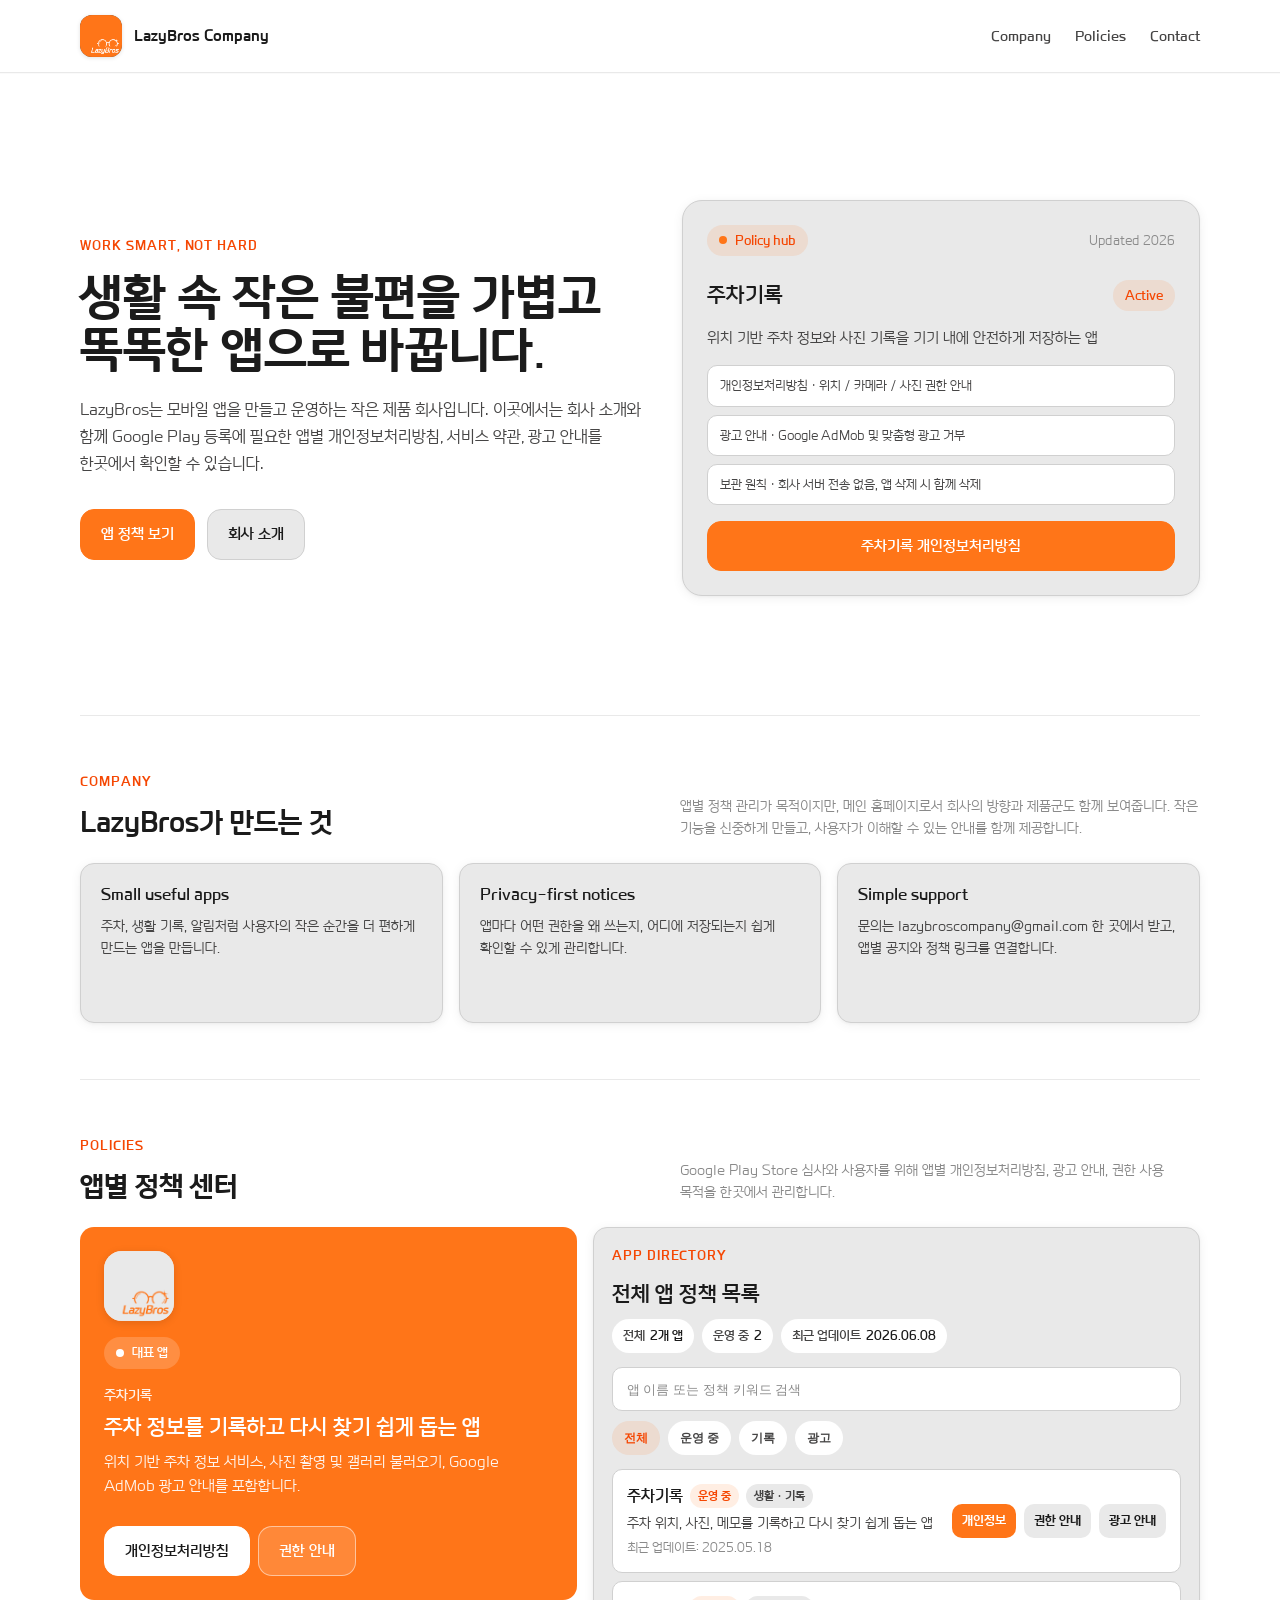
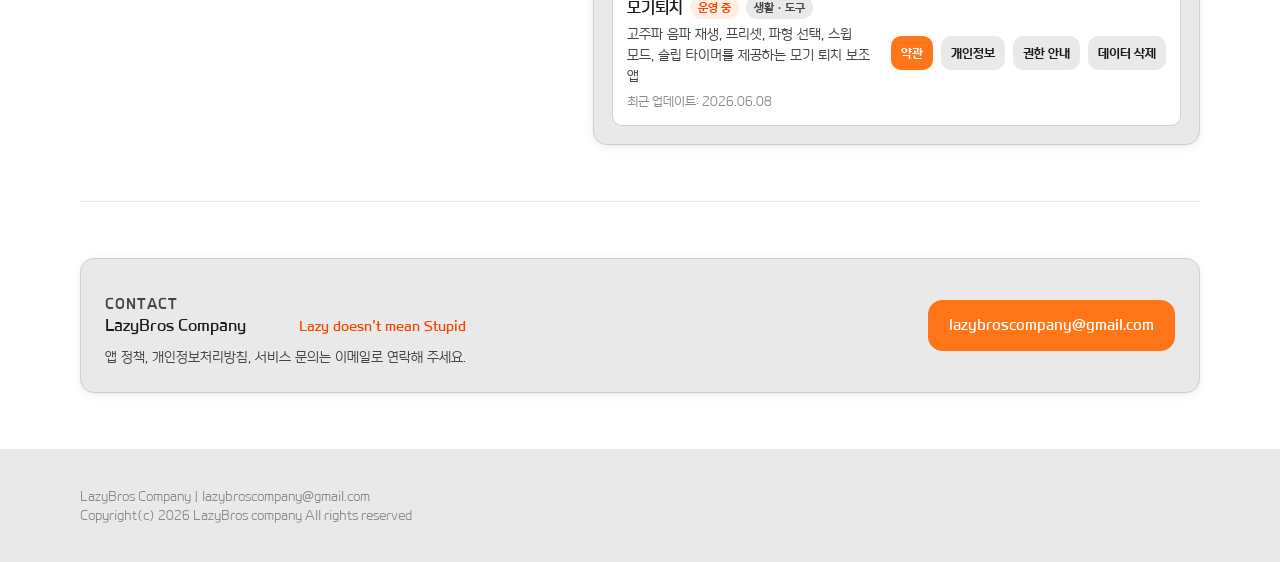
<file: index.html>
<!doctype html>
<html lang="ko">
<head>
  <meta charset="utf-8">
  <meta name="viewport" content="width=device-width, initial-scale=1">
  <title>LazyBros Company</title>
  <meta name="description" content="LazyBros Company 공식 홈페이지와 앱별 개인정보처리방침 및 약관 안내 허브입니다.">
  <meta name="theme-color" content="#ff7518">
  <link rel="icon" type="image/png" sizes="32x32" href="assets/icons/favicon-32.png?v=004">
  <link rel="apple-touch-icon" sizes="180x180" href="assets/icons/apple-touch-icon.png?v=004">
  <link rel="manifest" href="manifest.webmanifest?v=004">
  <link rel="stylesheet" href="assets/css/styles.css">
</head>
<body>
  <header class="site-header">
    <nav class="site-nav" aria-label="주요 메뉴">
      <a class="brand" href="#top" aria-label="LazyBros Company 홈">
        <span class="brand-mark" aria-hidden="true">
          <img src="assets/icons/lazybros-glasses-logo.png?v=004" alt="">
        </span>
        <span>LazyBros Company</span>
      </a>
      <div class="nav-links">
        <a href="#company">Company</a>
        <a href="#policies">Policies</a>
        <a href="#contact">Contact</a>
      </div>
    </nav>
  </header>

  <main id="top">
    <section class="hero" aria-labelledby="hero-title">
      <div class="hero-copy">
        <p class="eyebrow">Work smart, not hard</p>
        <h1 id="hero-title">생활 속 작은 불편을 가볍고 똑똑한 앱으로 바꿉니다.</h1>
        <p class="hero-text">
          LazyBros는 모바일 앱을 만들고 운영하는 작은 제품 회사입니다. 이곳에서는 회사 소개와 함께
          Google Play 등록에 필요한 앱별 개인정보처리방침, 서비스 약관, 광고 안내를 한곳에서 확인할 수 있습니다.
        </p>
        <div class="hero-actions">
          <a class="button primary" href="#policies">앱 정책 보기</a>
          <a class="button secondary" href="#company">회사 소개</a>
        </div>
      </div>

      <aside class="hero-panel" aria-labelledby="featured-app-title">
        <div class="panel-top">
          <p class="status-pill"><span aria-hidden="true"></span>Policy hub</p>
          <span class="updated">Updated 2026</span>
        </div>
        <article class="app-preview" id="apps">
          <div class="card-title-row">
            <h2 id="featured-app-title">주차기록</h2>
            <span class="app-status">Active</span>
          </div>
          <p>위치 기반 주차 정보와 사진 기록을 기기 내에 안전하게 저장하는 앱</p>
          <ul class="feature-list">
            <li>개인정보처리방침 · 위치 / 카메라 / 사진 권한 안내</li>
            <li>광고 안내 · Google AdMob 및 맞춤형 광고 거부</li>
            <li>보관 원칙 · 회사 서버 전송 없음, 앱 삭제 시 함께 삭제</li>
          </ul>
          <a class="button primary" href="lazyparking/privacy_policy.html">주차기록 개인정보처리방침</a>
        </article>
      </aside>
    </section>

    <section class="section" id="company" aria-labelledby="company-title">
      <div class="section-head">
        <div>
          <p class="eyebrow">Company</p>
          <h2 class="section-title" id="company-title">LazyBros가 만드는 것</h2>
        </div>
        <p class="section-copy">
          앱별 정책 관리가 목적이지만, 메인 홈페이지로서 회사의 방향과 제품군도 함께 보여줍니다.
          작은 기능을 신중하게 만들고, 사용자가 이해할 수 있는 안내를 함께 제공합니다.
        </p>
      </div>
      <div class="info-grid">
        <article class="info-card">
          <strong>Small useful apps</strong>
          <p>주차, 생활 기록, 알림처럼 사용자의 작은 순간을 더 편하게 만드는 앱을 만듭니다.</p>
        </article>
        <article class="info-card">
          <strong>Privacy-first notices</strong>
          <p>앱마다 어떤 권한을 왜 쓰는지, 어디에 저장되는지 쉽게 확인할 수 있게 관리합니다.</p>
        </article>
        <article class="info-card">
          <strong>Simple support</strong>
          <p>문의는 lazybroscompany@gmail.com 한 곳에서 받고, 앱별 공지와 정책 링크를 연결합니다.</p>
        </article>
      </div>
    </section>

    <section class="section" id="policies" aria-labelledby="policies-title">
      <div class="section-head">
        <div>
          <p class="eyebrow">Policies</p>
          <h2 class="section-title" id="policies-title">앱별 정책 센터</h2>
        </div>
        <p class="section-copy">
          Google Play Store 심사와 사용자를 위해 앱별 개인정보처리방침, 광고 안내, 권한 사용 목적을 한곳에서 관리합니다.
        </p>
      </div>

      <div class="policy-overview">
        <article class="policy-feature">
          <div class="policy-feature-main">
            <div class="policy-feature-logo" aria-hidden="true">
              <img src="assets/icons/lazybros-policy-logo.png?v=003" alt="">
            </div>
            <p class="status-pill"><span aria-hidden="true"></span>대표 앱</p>
            <strong class="featured-app-name">주차기록</strong>
            <h3>주차 정보를 기록하고 다시 찾기 쉽게 돕는 앱</h3>
            <p>
              위치 기반 주차 정보 서비스, 사진 촬영 및 갤러리 불러오기, Google AdMob 광고 안내를 포함합니다.
            </p>
          </div>
          <div class="policy-feature-actions">
            <a class="button" href="lazyparking/privacy_policy.html">개인정보처리방침</a>
            <a class="button ghost" href="lazyparking/privacy_policy.html#items">권한 안내</a>
          </div>
        </article>

        <section class="policy-directory" aria-labelledby="policy-directory-title">
          <div class="policy-directory-head">
            <div>
              <p class="eyebrow">App Directory</p>
              <h3 id="policy-directory-title">전체 앱 정책 목록</h3>
            </div>
            <div class="policy-stats" aria-label="정책 앱 현황">
              <span>전체 <strong data-policy-count>2개 앱</strong></span>
              <span>운영 중 <strong>2</strong></span>
              <span>최근 업데이트 <strong>2026.06.08</strong></span>
            </div>
          </div>

          <div class="policy-toolbar" aria-label="앱 정책 검색 및 필터">
            <input
              class="policy-search"
              type="search"
              placeholder="앱 이름 또는 정책 키워드 검색"
              aria-label="앱 정책 검색"
              data-policy-search
            >
            <div class="policy-filter-group" aria-label="앱 상태 필터">
              <button class="policy-filter is-active" type="button" data-policy-filter="all" aria-pressed="true">전체</button>
              <button class="policy-filter" type="button" data-policy-filter="active" aria-pressed="false">운영 중</button>
              <button class="policy-filter" type="button" data-policy-filter="records" aria-pressed="false">기록</button>
              <button class="policy-filter" type="button" data-policy-filter="ads" aria-pressed="false">광고</button>
            </div>
          </div>

          <div class="policy-app-list" aria-live="polite">
            <article
              class="policy-app-row"
              data-policy-app
              data-status="active"
              data-categories="records ads permissions"
              data-keywords="주차기록 주차 정보 위치 카메라 사진 갤러리 Google AdMob 광고 권한 개인정보처리방침"
            >
              <div class="policy-app-main">
                <div class="policy-app-title-row">
                  <strong>주차기록</strong>
                  <span class="policy-app-status">운영 중</span>
                  <span class="policy-app-category">생활 · 기록</span>
                </div>
                <p>주차 위치, 사진, 메모를 기록하고 다시 찾기 쉽게 돕는 앱</p>
                <span class="policy-app-date">최근 업데이트: 2025.05.18</span>
              </div>
              <div class="policy-actions">
                <a class="primary" href="lazyparking/privacy_policy.html">개인정보</a>
                <a href="lazyparking/privacy_policy.html#items">권한 안내</a>
                <a href="lazyparking/privacy_policy.html#ads">광고 안내</a>
              </div>
            </article>
            <article
              class="policy-app-row"
              data-policy-app
              data-status="active"
              data-categories="tools ads permissions terms privacy deletion"
              data-keywords="모기퇴치 고주파 음파 주파수 파형 스윕 슬립 타이머 Google AdMob 광고 권한 데이터 삭제 이용약관 개인정보 처리방침"
            >
              <div class="policy-app-main">
                <div class="policy-app-title-row">
                  <strong>모기퇴치</strong>
                  <span class="policy-app-status">운영 중</span>
                  <span class="policy-app-category">생활 · 도구</span>
                </div>
                <p>고주파 음파 재생, 프리셋, 파형 선택, 스윕 모드, 슬립 타이머를 제공하는 모기 퇴치 보조 앱</p>
                <span class="policy-app-date">최근 업데이트: 2026.06.08</span>
              </div>
              <div class="policy-actions">
                <a class="primary" href="lazymosquito/privacy_policy.html#terms">약관</a>
                <a href="lazymosquito/privacy_policy.html#privacy">개인정보</a>
                <a href="lazymosquito/privacy_policy.html#permissions">권한 안내</a>
                <a href="lazymosquito/privacy_policy.html#data-deletion">데이터 삭제</a>
              </div>
            </article>
            <p class="policy-empty" data-policy-empty hidden>조건에 맞는 앱 정책이 없습니다.</p>
          </div>
        </section>
      </div>
    </section>

    <section class="section" id="contact" aria-labelledby="contact-title">
      <div class="contact-card">
        <div class="contact-copy">
          <p class="eyebrow">Contact</p>
          <div class="contact-title-row">
            <strong id="contact-title">LazyBros Company</strong>
            <span class="contact-tagline">Lazy doesn't mean Stupid</span>
          </div>
          <p>앱 정책, 개인정보처리방침, 서비스 문의는 이메일로 연락해 주세요.</p>
        </div>
        <a class="button primary" href="mailto:lazybroscompany@gmail.com">lazybroscompany@gmail.com</a>
      </div>
    </section>
  </main>

  <footer class="site-footer">
    <div class="footer-inner">
      <div>
        <div>LazyBros Company | lazybroscompany@gmail.com</div>
        <div>Copyright(c) 2026 LazyBros company All rights reserved</div>
      </div>
    </div>
  </footer>

  <script>
    (() => {
      const searchInput = document.querySelector("[data-policy-search]");
      const filterButtons = Array.from(document.querySelectorAll("[data-policy-filter]"));
      const policyApps = Array.from(document.querySelectorAll("[data-policy-app]"));
      const count = document.querySelector("[data-policy-count]");
      const empty = document.querySelector("[data-policy-empty]");

      if (!searchInput || !filterButtons.length || !policyApps.length || !count || !empty) {
        return;
      }

      const normalize = (value) => value.toLocaleLowerCase("ko-KR").replace(/\s+/g, "");

      const filterPolicyApps = () => {
        const activeFilter = filterButtons.find((button) => button.getAttribute("aria-pressed") === "true")?.dataset.policyFilter || "all";
        const query = normalize(searchInput.value);
        let visibleCount = 0;

        policyApps.forEach((app) => {
          const haystack = normalize(`${app.textContent || ""} ${app.dataset.keywords || ""}`);
          const statusMatch = activeFilter === "all" || app.dataset.status === activeFilter || (app.dataset.categories || "").split(" ").includes(activeFilter);
          const queryMatch = !query || haystack.includes(query);
          const visible = statusMatch && queryMatch;
          app.hidden = !visible;
          if (visible) {
            visibleCount += 1;
          }
        });

        count.textContent = `${visibleCount}개 앱`;
        empty.hidden = visibleCount !== 0;
      };

      filterButtons.forEach((button) => {
        button.addEventListener("click", () => {
          filterButtons.forEach((item) => {
            const active = item === button;
            item.classList.toggle("is-active", active);
            item.setAttribute("aria-pressed", String(active));
          });
          filterPolicyApps();
        });
      });

      searchInput.addEventListener("input", filterPolicyApps);
      filterPolicyApps();
    })();
  </script>
</body>
</html>
</file>
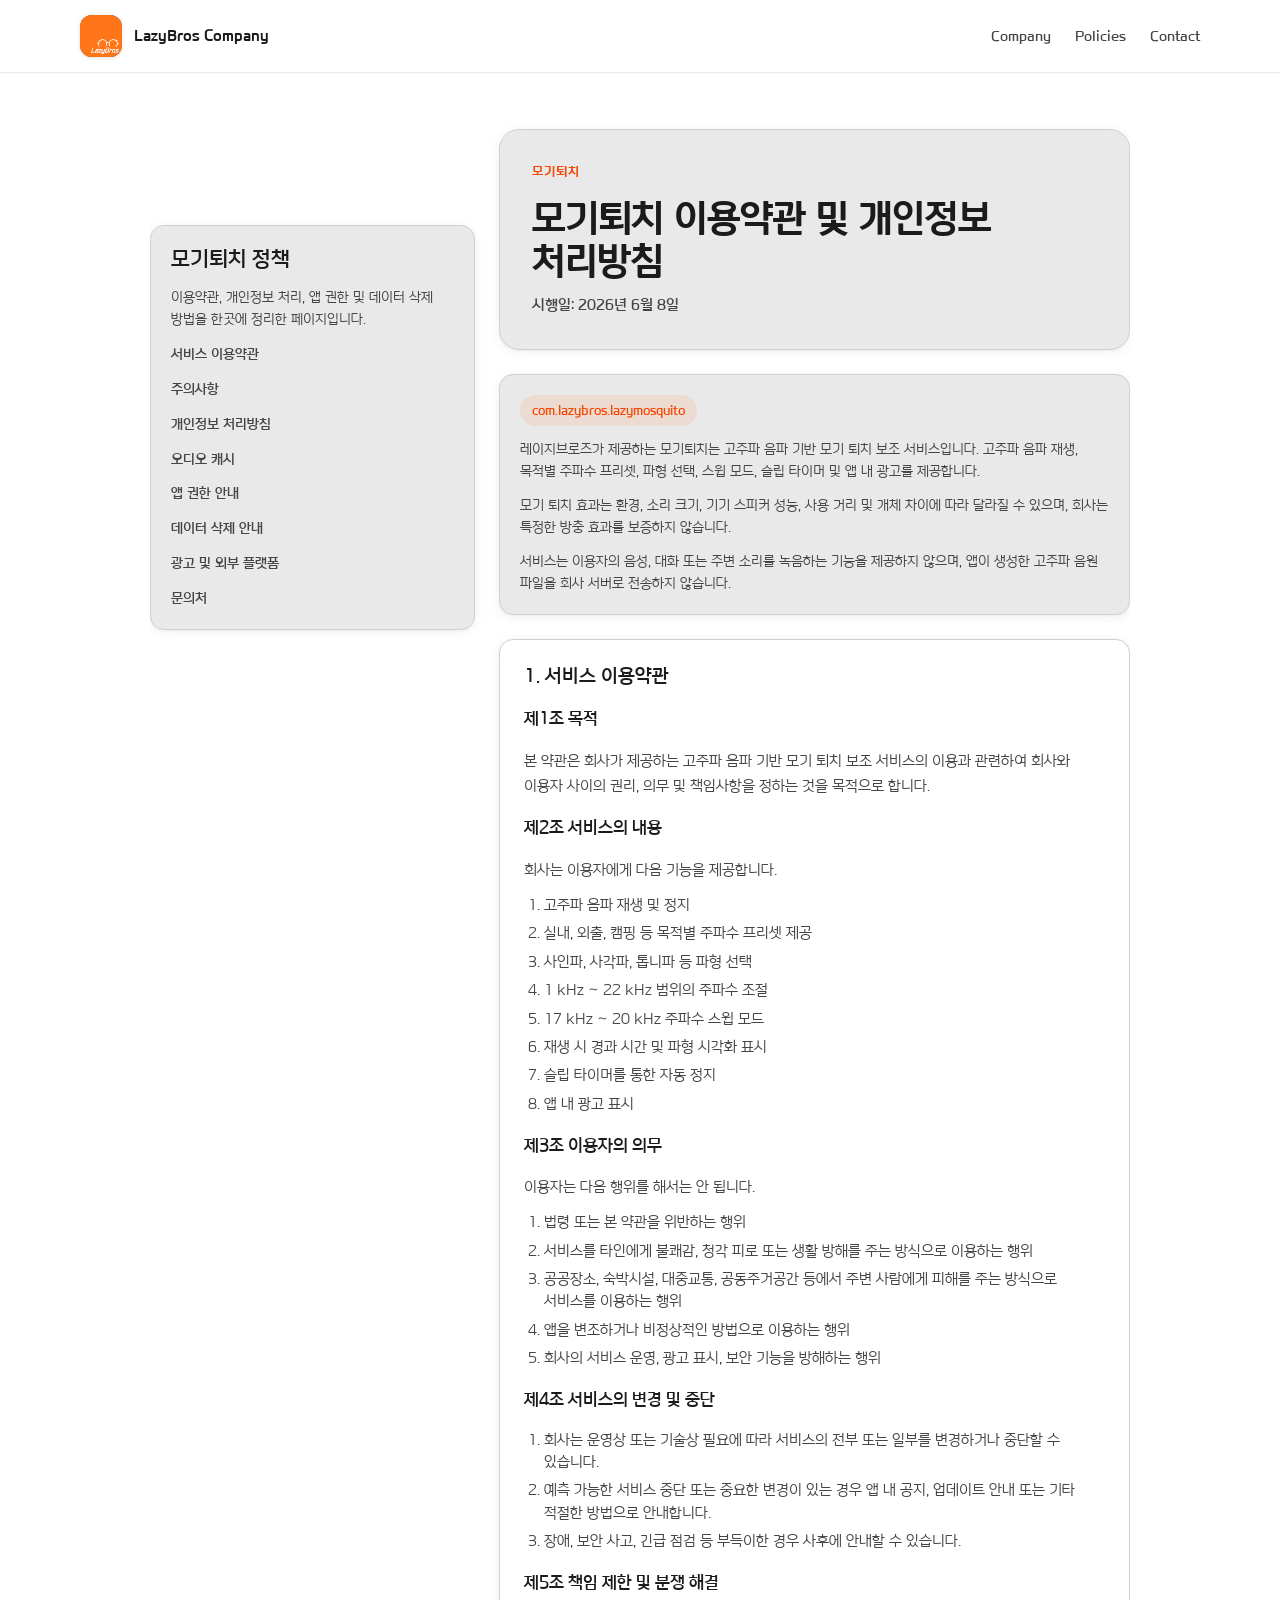
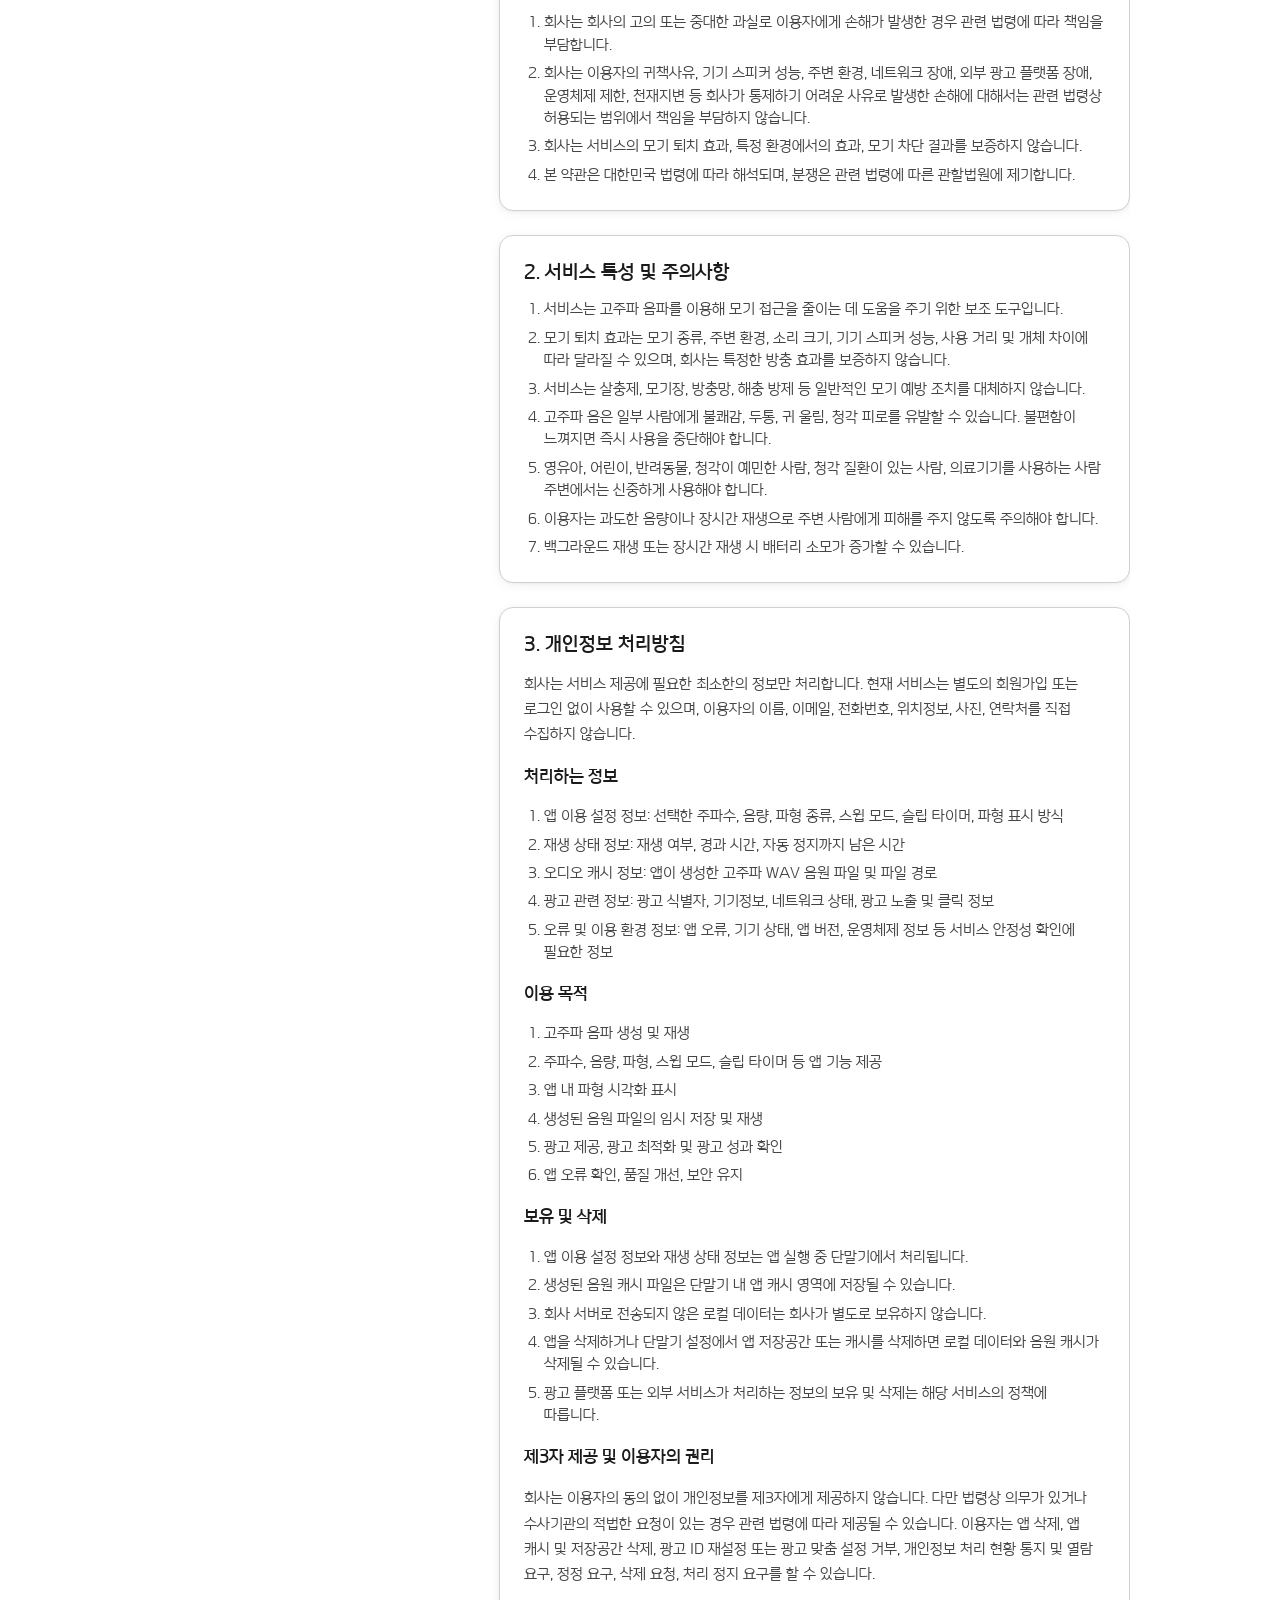
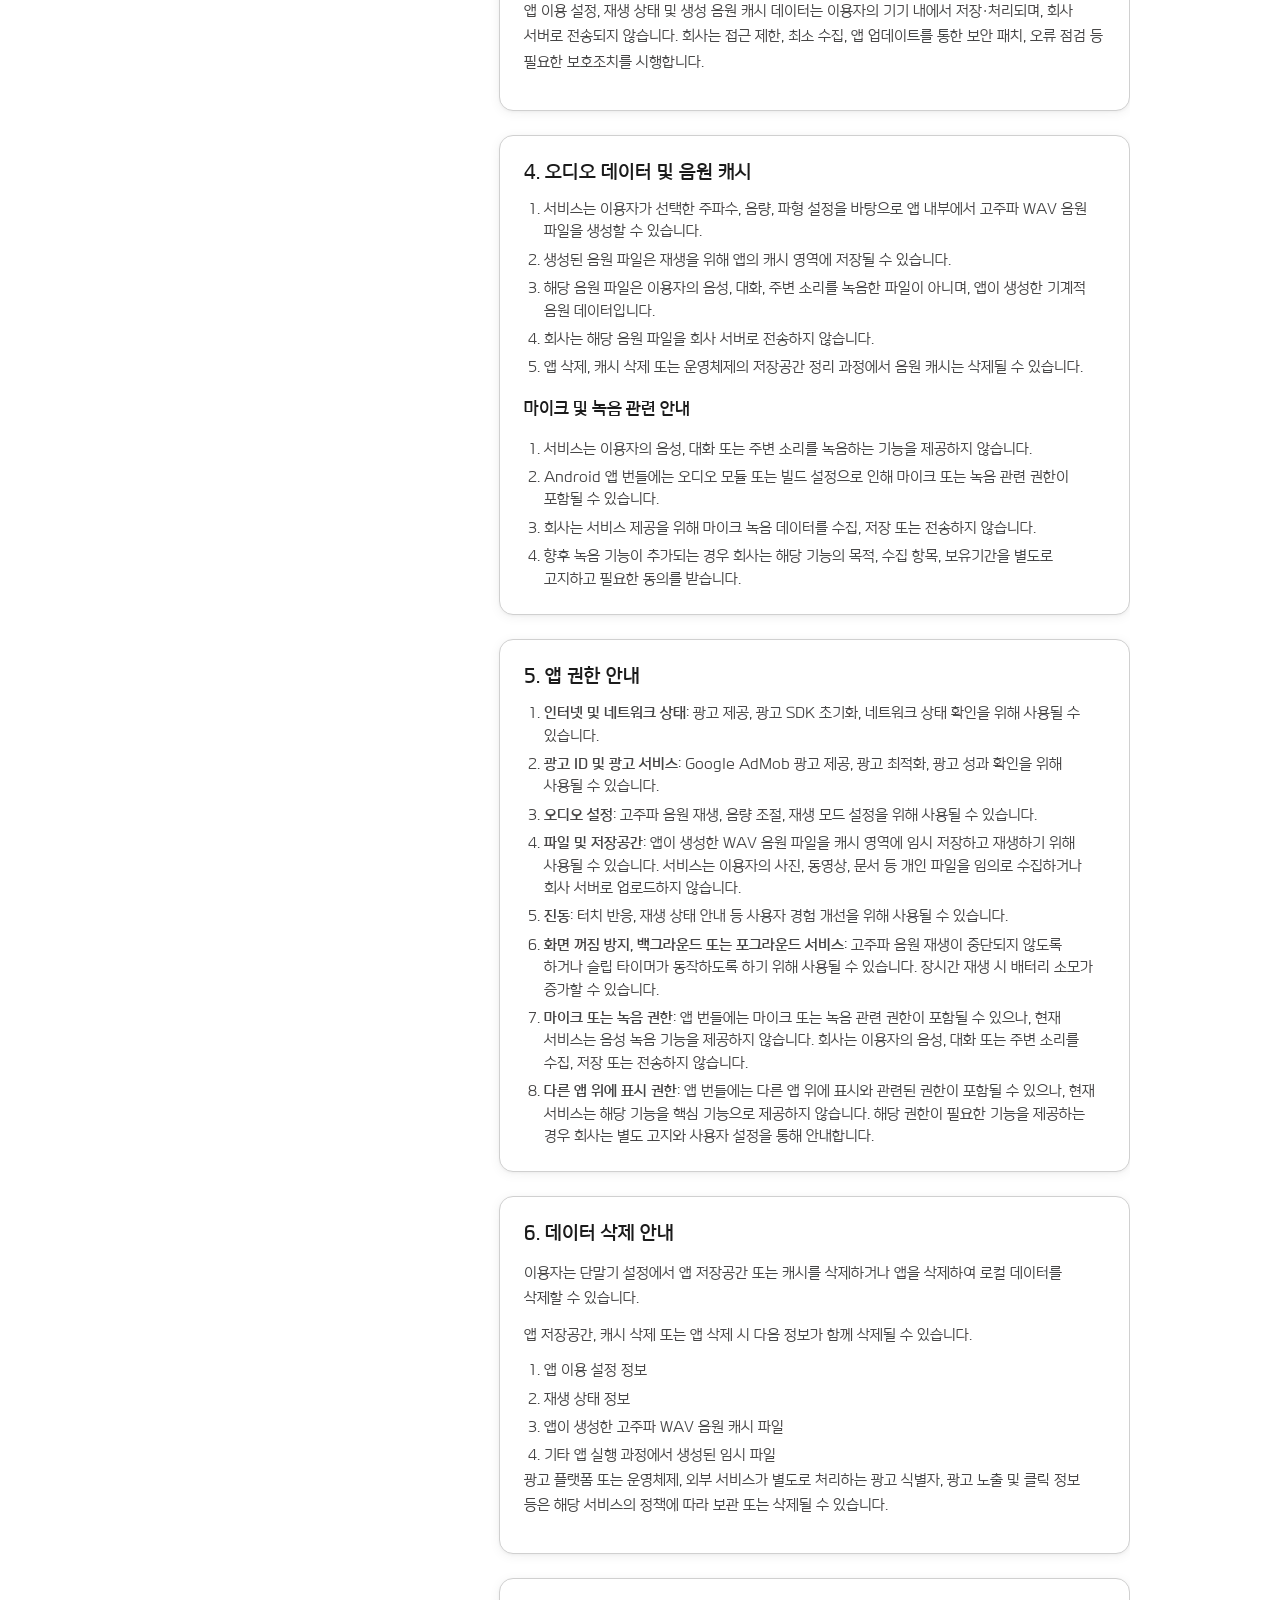
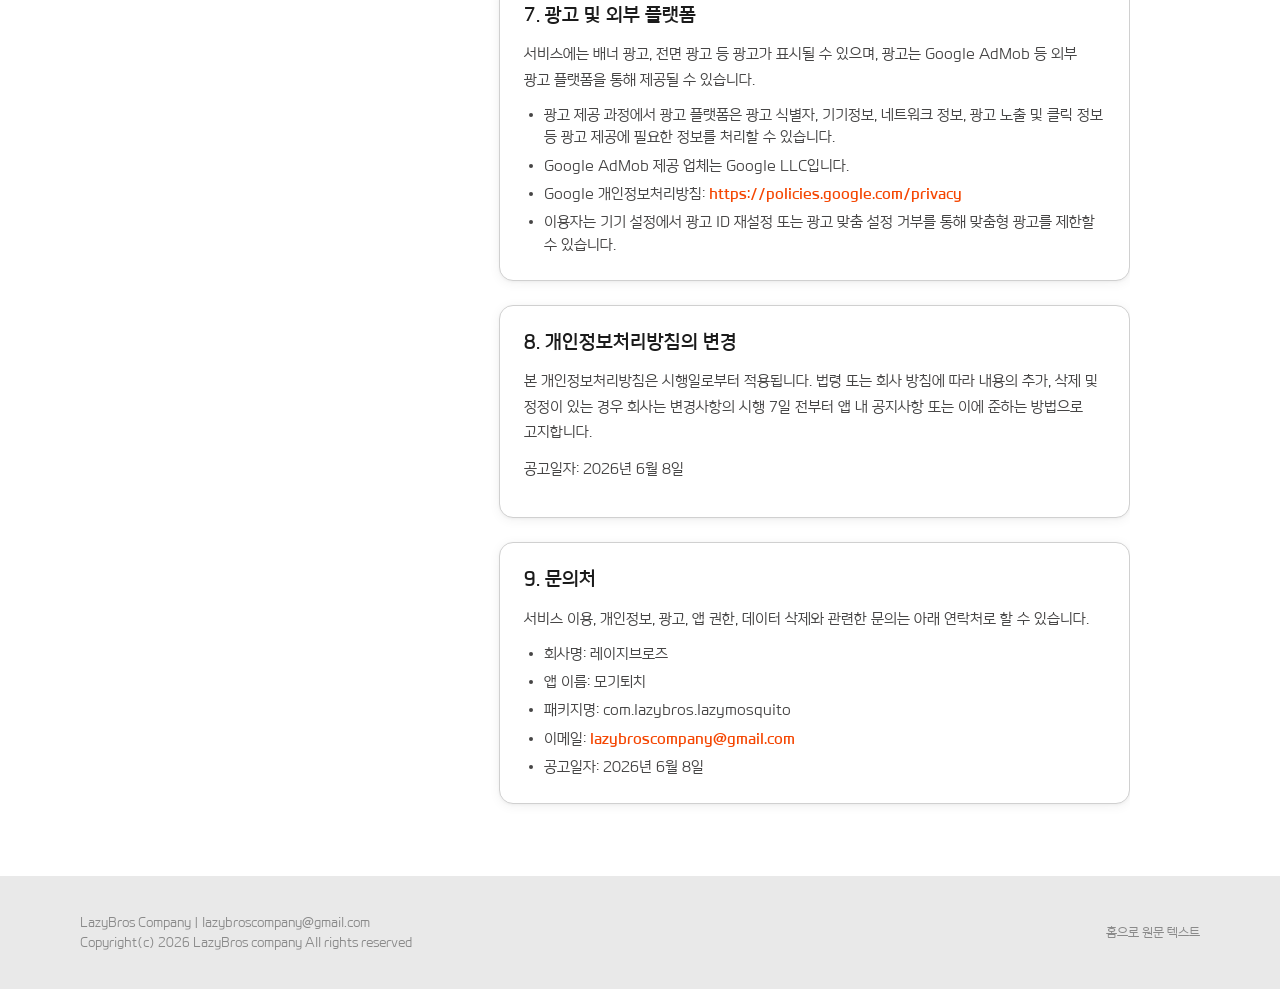
<file: lazymosquito/privacy_policy.html>
<!doctype html>
<html lang="ko">
<head>
  <meta charset="utf-8">
  <meta name="viewport" content="width=device-width, initial-scale=1">
  <title>모기퇴치 이용약관 및 개인정보 처리방침 | LazyBros Company</title>
  <meta name="description" content="LazyBros Company 모기퇴치 앱 이용약관, 개인정보 처리방침, 앱 권한 및 데이터 삭제 안내입니다.">
  <meta name="theme-color" content="#ff7518">
  <link rel="icon" type="image/png" sizes="32x32" href="../assets/icons/favicon-32.png?v=004">
  <link rel="apple-touch-icon" sizes="180x180" href="../assets/icons/apple-touch-icon.png?v=004">
  <link rel="manifest" href="../manifest.webmanifest?v=004">
  <link rel="stylesheet" href="../assets/css/styles.css">
</head>
<body>
  <header class="site-header">
    <nav class="site-nav" aria-label="주요 메뉴">
      <a class="brand" href="../index.html" aria-label="LazyBros Company 홈">
        <span class="brand-mark" aria-hidden="true">
          <img src="../assets/icons/lazybros-glasses-logo.png?v=004" alt="">
        </span>
        <span>LazyBros Company</span>
      </a>
      <div class="nav-links">
        <a href="../index.html#company">Company</a>
        <a href="../index.html#policies">Policies</a>
        <a href="../index.html#contact">Contact</a>
      </div>
    </nav>
  </header>

  <main class="legal-page">
    <div class="legal-layout">
      <aside class="legal-nav" aria-labelledby="policy-nav-title">
        <h2 id="policy-nav-title">모기퇴치 정책</h2>
        <p>이용약관, 개인정보 처리, 앱 권한 및 데이터 삭제 방법을 한곳에 정리한 페이지입니다.</p>
        <a href="#terms">서비스 이용약관</a>
        <a href="#service-notice">주의사항</a>
        <a href="#privacy">개인정보 처리방침</a>
        <a href="#audio-cache">오디오 캐시</a>
        <a href="#permissions">앱 권한 안내</a>
        <a href="#data-deletion">데이터 삭제 안내</a>
        <a href="#ads">광고 및 외부 플랫폼</a>
        <a href="#contact">문의처</a>
      </aside>

      <article class="legal-document">
        <header class="legal-hero">
          <p class="eyebrow">모기퇴치</p>
          <h1>모기퇴치 이용약관 및 개인정보 처리방침</h1>
          <p class="legal-date">시행일: 2026년 6월 8일</p>
        </header>

        <section class="legal-summary" aria-label="정책 요약">
          <span class="legal-chip">com.lazybros.lazymosquito</span>
          <p>
            레이지브로즈가 제공하는 모기퇴치는 고주파 음파 기반 모기 퇴치 보조 서비스입니다.
            고주파 음파 재생, 목적별 주파수 프리셋, 파형 선택, 스윕 모드, 슬립 타이머 및 앱 내 광고를 제공합니다.
          </p>
          <p>
            모기 퇴치 효과는 환경, 소리 크기, 기기 스피커 성능, 사용 거리 및 개체 차이에 따라 달라질 수 있으며,
            회사는 특정한 방충 효과를 보증하지 않습니다.
          </p>
          <p>
            서비스는 이용자의 음성, 대화 또는 주변 소리를 녹음하는 기능을 제공하지 않으며,
            앱이 생성한 고주파 음원 파일을 회사 서버로 전송하지 않습니다.
          </p>
        </section>

        <section class="legal-section" id="terms">
          <h2>1. 서비스 이용약관</h2>
          <h3>제1조 목적</h3>
          <p>
            본 약관은 회사가 제공하는 고주파 음파 기반 모기 퇴치 보조 서비스의 이용과 관련하여
            회사와 이용자 사이의 권리, 의무 및 책임사항을 정하는 것을 목적으로 합니다.
          </p>

          <h3>제2조 서비스의 내용</h3>
          <p>회사는 이용자에게 다음 기능을 제공합니다.</p>
          <ol>
            <li>고주파 음파 재생 및 정지</li>
            <li>실내, 외출, 캠핑 등 목적별 주파수 프리셋 제공</li>
            <li>사인파, 사각파, 톱니파 등 파형 선택</li>
            <li>1 kHz ~ 22 kHz 범위의 주파수 조절</li>
            <li>17 kHz ~ 20 kHz 주파수 스윕 모드</li>
            <li>재생 시 경과 시간 및 파형 시각화 표시</li>
            <li>슬립 타이머를 통한 자동 정지</li>
            <li>앱 내 광고 표시</li>
          </ol>

          <h3>제3조 이용자의 의무</h3>
          <p>이용자는 다음 행위를 해서는 안 됩니다.</p>
          <ol>
            <li>법령 또는 본 약관을 위반하는 행위</li>
            <li>서비스를 타인에게 불쾌감, 청각 피로 또는 생활 방해를 주는 방식으로 이용하는 행위</li>
            <li>공공장소, 숙박시설, 대중교통, 공동주거공간 등에서 주변 사람에게 피해를 주는 방식으로 서비스를 이용하는 행위</li>
            <li>앱을 변조하거나 비정상적인 방법으로 이용하는 행위</li>
            <li>회사의 서비스 운영, 광고 표시, 보안 기능을 방해하는 행위</li>
          </ol>

          <h3>제4조 서비스의 변경 및 중단</h3>
          <ol>
            <li>회사는 운영상 또는 기술상 필요에 따라 서비스의 전부 또는 일부를 변경하거나 중단할 수 있습니다.</li>
            <li>예측 가능한 서비스 중단 또는 중요한 변경이 있는 경우 앱 내 공지, 업데이트 안내 또는 기타 적절한 방법으로 안내합니다.</li>
            <li>장애, 보안 사고, 긴급 점검 등 부득이한 경우 사후에 안내할 수 있습니다.</li>
          </ol>

          <h3>제5조 책임 제한 및 분쟁 해결</h3>
          <ol>
            <li>회사는 회사의 고의 또는 중대한 과실로 이용자에게 손해가 발생한 경우 관련 법령에 따라 책임을 부담합니다.</li>
            <li>회사는 이용자의 귀책사유, 기기 스피커 성능, 주변 환경, 네트워크 장애, 외부 광고 플랫폼 장애, 운영체제 제한, 천재지변 등 회사가 통제하기 어려운 사유로 발생한 손해에 대해서는 관련 법령상 허용되는 범위에서 책임을 부담하지 않습니다.</li>
            <li>회사는 서비스의 모기 퇴치 효과, 특정 환경에서의 효과, 모기 차단 결과를 보증하지 않습니다.</li>
            <li>본 약관은 대한민국 법령에 따라 해석되며, 분쟁은 관련 법령에 따른 관할법원에 제기합니다.</li>
          </ol>
        </section>

        <section class="legal-section" id="service-notice">
          <h2>2. 서비스 특성 및 주의사항</h2>
          <ol>
            <li>서비스는 고주파 음파를 이용해 모기 접근을 줄이는 데 도움을 주기 위한 보조 도구입니다.</li>
            <li>모기 퇴치 효과는 모기 종류, 주변 환경, 소리 크기, 기기 스피커 성능, 사용 거리 및 개체 차이에 따라 달라질 수 있으며, 회사는 특정한 방충 효과를 보증하지 않습니다.</li>
            <li>서비스는 살충제, 모기장, 방충망, 해충 방제 등 일반적인 모기 예방 조치를 대체하지 않습니다.</li>
            <li>고주파 음은 일부 사람에게 불쾌감, 두통, 귀 울림, 청각 피로를 유발할 수 있습니다. 불편함이 느껴지면 즉시 사용을 중단해야 합니다.</li>
            <li>영유아, 어린이, 반려동물, 청각이 예민한 사람, 청각 질환이 있는 사람, 의료기기를 사용하는 사람 주변에서는 신중하게 사용해야 합니다.</li>
            <li>이용자는 과도한 음량이나 장시간 재생으로 주변 사람에게 피해를 주지 않도록 주의해야 합니다.</li>
            <li>백그라운드 재생 또는 장시간 재생 시 배터리 소모가 증가할 수 있습니다.</li>
          </ol>
        </section>

        <section class="legal-section" id="privacy">
          <h2>3. 개인정보 처리방침</h2>
          <p>
            회사는 서비스 제공에 필요한 최소한의 정보만 처리합니다. 현재 서비스는 별도의 회원가입 또는 로그인 없이 사용할 수 있으며,
            이용자의 이름, 이메일, 전화번호, 위치정보, 사진, 연락처를 직접 수집하지 않습니다.
          </p>

          <h3>처리하는 정보</h3>
          <ol>
            <li>앱 이용 설정 정보: 선택한 주파수, 음량, 파형 종류, 스윕 모드, 슬립 타이머, 파형 표시 방식</li>
            <li>재생 상태 정보: 재생 여부, 경과 시간, 자동 정지까지 남은 시간</li>
            <li>오디오 캐시 정보: 앱이 생성한 고주파 WAV 음원 파일 및 파일 경로</li>
            <li>광고 관련 정보: 광고 식별자, 기기정보, 네트워크 상태, 광고 노출 및 클릭 정보</li>
            <li>오류 및 이용 환경 정보: 앱 오류, 기기 상태, 앱 버전, 운영체제 정보 등 서비스 안정성 확인에 필요한 정보</li>
          </ol>

          <h3>이용 목적</h3>
          <ol>
            <li>고주파 음파 생성 및 재생</li>
            <li>주파수, 음량, 파형, 스윕 모드, 슬립 타이머 등 앱 기능 제공</li>
            <li>앱 내 파형 시각화 표시</li>
            <li>생성된 음원 파일의 임시 저장 및 재생</li>
            <li>광고 제공, 광고 최적화 및 광고 성과 확인</li>
            <li>앱 오류 확인, 품질 개선, 보안 유지</li>
          </ol>

          <h3>보유 및 삭제</h3>
          <ol>
            <li>앱 이용 설정 정보와 재생 상태 정보는 앱 실행 중 단말기에서 처리됩니다.</li>
            <li>생성된 음원 캐시 파일은 단말기 내 앱 캐시 영역에 저장될 수 있습니다.</li>
            <li>회사 서버로 전송되지 않은 로컬 데이터는 회사가 별도로 보유하지 않습니다.</li>
            <li>앱을 삭제하거나 단말기 설정에서 앱 저장공간 또는 캐시를 삭제하면 로컬 데이터와 음원 캐시가 삭제될 수 있습니다.</li>
            <li>광고 플랫폼 또는 외부 서비스가 처리하는 정보의 보유 및 삭제는 해당 서비스의 정책에 따릅니다.</li>
          </ol>

          <h3>제3자 제공 및 이용자의 권리</h3>
          <p>
            회사는 이용자의 동의 없이 개인정보를 제3자에게 제공하지 않습니다. 다만 법령상 의무가 있거나 수사기관의 적법한 요청이 있는 경우
            관련 법령에 따라 제공될 수 있습니다. 이용자는 앱 삭제, 앱 캐시 및 저장공간 삭제, 광고 ID 재설정 또는 광고 맞춤 설정 거부,
            개인정보 처리 현황 통지 및 열람 요구, 정정 요구, 삭제 요청, 처리 정지 요구를 할 수 있습니다.
          </p>
          <p>
            앱 이용 설정, 재생 상태 및 생성 음원 캐시 데이터는 이용자의 기기 내에서 저장·처리되며, 회사 서버로 전송되지 않습니다.
            회사는 접근 제한, 최소 수집, 앱 업데이트를 통한 보안 패치, 오류 점검 등 필요한 보호조치를 시행합니다.
          </p>
        </section>

        <section class="legal-section" id="audio-cache">
          <h2>4. 오디오 데이터 및 음원 캐시</h2>
          <ol>
            <li>서비스는 이용자가 선택한 주파수, 음량, 파형 설정을 바탕으로 앱 내부에서 고주파 WAV 음원 파일을 생성할 수 있습니다.</li>
            <li>생성된 음원 파일은 재생을 위해 앱의 캐시 영역에 저장될 수 있습니다.</li>
            <li>해당 음원 파일은 이용자의 음성, 대화, 주변 소리를 녹음한 파일이 아니며, 앱이 생성한 기계적 음원 데이터입니다.</li>
            <li>회사는 해당 음원 파일을 회사 서버로 전송하지 않습니다.</li>
            <li>앱 삭제, 캐시 삭제 또는 운영체제의 저장공간 정리 과정에서 음원 캐시는 삭제될 수 있습니다.</li>
          </ol>

          <h3>마이크 및 녹음 관련 안내</h3>
          <ol>
            <li>서비스는 이용자의 음성, 대화 또는 주변 소리를 녹음하는 기능을 제공하지 않습니다.</li>
            <li>Android 앱 번들에는 오디오 모듈 또는 빌드 설정으로 인해 마이크 또는 녹음 관련 권한이 포함될 수 있습니다.</li>
            <li>회사는 서비스 제공을 위해 마이크 녹음 데이터를 수집, 저장 또는 전송하지 않습니다.</li>
            <li>향후 녹음 기능이 추가되는 경우 회사는 해당 기능의 목적, 수집 항목, 보유기간을 별도로 고지하고 필요한 동의를 받습니다.</li>
          </ol>
        </section>

        <section class="legal-section" id="permissions">
          <h2>5. 앱 권한 안내</h2>
          <ol>
            <li><strong>인터넷 및 네트워크 상태</strong>: 광고 제공, 광고 SDK 초기화, 네트워크 상태 확인을 위해 사용될 수 있습니다.</li>
            <li><strong>광고 ID 및 광고 서비스</strong>: Google AdMob 광고 제공, 광고 최적화, 광고 성과 확인을 위해 사용될 수 있습니다.</li>
            <li><strong>오디오 설정</strong>: 고주파 음원 재생, 음량 조절, 재생 모드 설정을 위해 사용될 수 있습니다.</li>
            <li><strong>파일 및 저장공간</strong>: 앱이 생성한 WAV 음원 파일을 캐시 영역에 임시 저장하고 재생하기 위해 사용될 수 있습니다. 서비스는 이용자의 사진, 동영상, 문서 등 개인 파일을 임의로 수집하거나 회사 서버로 업로드하지 않습니다.</li>
            <li><strong>진동</strong>: 터치 반응, 재생 상태 안내 등 사용자 경험 개선을 위해 사용될 수 있습니다.</li>
            <li><strong>화면 꺼짐 방지, 백그라운드 또는 포그라운드 서비스</strong>: 고주파 음원 재생이 중단되지 않도록 하거나 슬립 타이머가 동작하도록 하기 위해 사용될 수 있습니다. 장시간 재생 시 배터리 소모가 증가할 수 있습니다.</li>
            <li><strong>마이크 또는 녹음 권한</strong>: 앱 번들에는 마이크 또는 녹음 관련 권한이 포함될 수 있으나, 현재 서비스는 음성 녹음 기능을 제공하지 않습니다. 회사는 이용자의 음성, 대화 또는 주변 소리를 수집, 저장 또는 전송하지 않습니다.</li>
            <li><strong>다른 앱 위에 표시 권한</strong>: 앱 번들에는 다른 앱 위에 표시와 관련된 권한이 포함될 수 있으나, 현재 서비스는 해당 기능을 핵심 기능으로 제공하지 않습니다. 해당 권한이 필요한 기능을 제공하는 경우 회사는 별도 고지와 사용자 설정을 통해 안내합니다.</li>
          </ol>
        </section>

        <section class="legal-section" id="data-deletion">
          <h2>6. 데이터 삭제 안내</h2>
          <p>
            이용자는 단말기 설정에서 앱 저장공간 또는 캐시를 삭제하거나 앱을 삭제하여 로컬 데이터를 삭제할 수 있습니다.
          </p>
          <p>앱 저장공간, 캐시 삭제 또는 앱 삭제 시 다음 정보가 함께 삭제될 수 있습니다.</p>
          <ol>
            <li>앱 이용 설정 정보</li>
            <li>재생 상태 정보</li>
            <li>앱이 생성한 고주파 WAV 음원 캐시 파일</li>
            <li>기타 앱 실행 과정에서 생성된 임시 파일</li>
          </ol>
          <p>
            광고 플랫폼 또는 운영체제, 외부 서비스가 별도로 처리하는 광고 식별자, 광고 노출 및 클릭 정보 등은
            해당 서비스의 정책에 따라 보관 또는 삭제될 수 있습니다.
          </p>
        </section>

        <section class="legal-section" id="ads">
          <h2>7. 광고 및 외부 플랫폼</h2>
          <p>
            서비스에는 배너 광고, 전면 광고 등 광고가 표시될 수 있으며, 광고는 Google AdMob 등 외부 광고 플랫폼을 통해 제공될 수 있습니다.
          </p>
          <ul>
            <li>광고 제공 과정에서 광고 플랫폼은 광고 식별자, 기기정보, 네트워크 정보, 광고 노출 및 클릭 정보 등 광고 제공에 필요한 정보를 처리할 수 있습니다.</li>
            <li>Google AdMob 제공 업체는 Google LLC입니다.</li>
            <li>Google 개인정보처리방침: <a href="https://policies.google.com/privacy" rel="noopener">https://policies.google.com/privacy</a></li>
            <li>이용자는 기기 설정에서 광고 ID 재설정 또는 광고 맞춤 설정 거부를 통해 맞춤형 광고를 제한할 수 있습니다.</li>
          </ul>
        </section>

        <section class="legal-section">
          <h2>8. 개인정보처리방침의 변경</h2>
          <p>
            본 개인정보처리방침은 시행일로부터 적용됩니다. 법령 또는 회사 방침에 따라 내용의 추가, 삭제 및 정정이 있는 경우
            회사는 변경사항의 시행 7일 전부터 앱 내 공지사항 또는 이에 준하는 방법으로 고지합니다.
          </p>
          <p>공고일자: 2026년 6월 8일</p>
        </section>

        <section class="legal-section" id="contact">
          <h2>9. 문의처</h2>
          <p>서비스 이용, 개인정보, 광고, 앱 권한, 데이터 삭제와 관련한 문의는 아래 연락처로 할 수 있습니다.</p>
          <ul>
            <li>회사명: 레이지브로즈</li>
            <li>앱 이름: 모기퇴치</li>
            <li>패키지명: com.lazybros.lazymosquito</li>
            <li>이메일: <a href="mailto:lazybroscompany@gmail.com">lazybroscompany@gmail.com</a></li>
            <li>공고일자: 2026년 6월 8일</li>
          </ul>
        </section>
      </article>
    </div>
  </main>

  <footer class="site-footer">
    <div class="footer-inner">
      <div>
        <div>LazyBros Company | lazybroscompany@gmail.com</div>
        <div>Copyright(c) 2026 LazyBros company All rights reserved</div>
      </div>
      <div class="footer-links" aria-label="관련 링크">
        <a href="../index.html">홈으로</a>
        <a href="customer_notice_ko.txt">원문 텍스트</a>
      </div>
    </div>
  </footer>
</body>
</html>
</file>
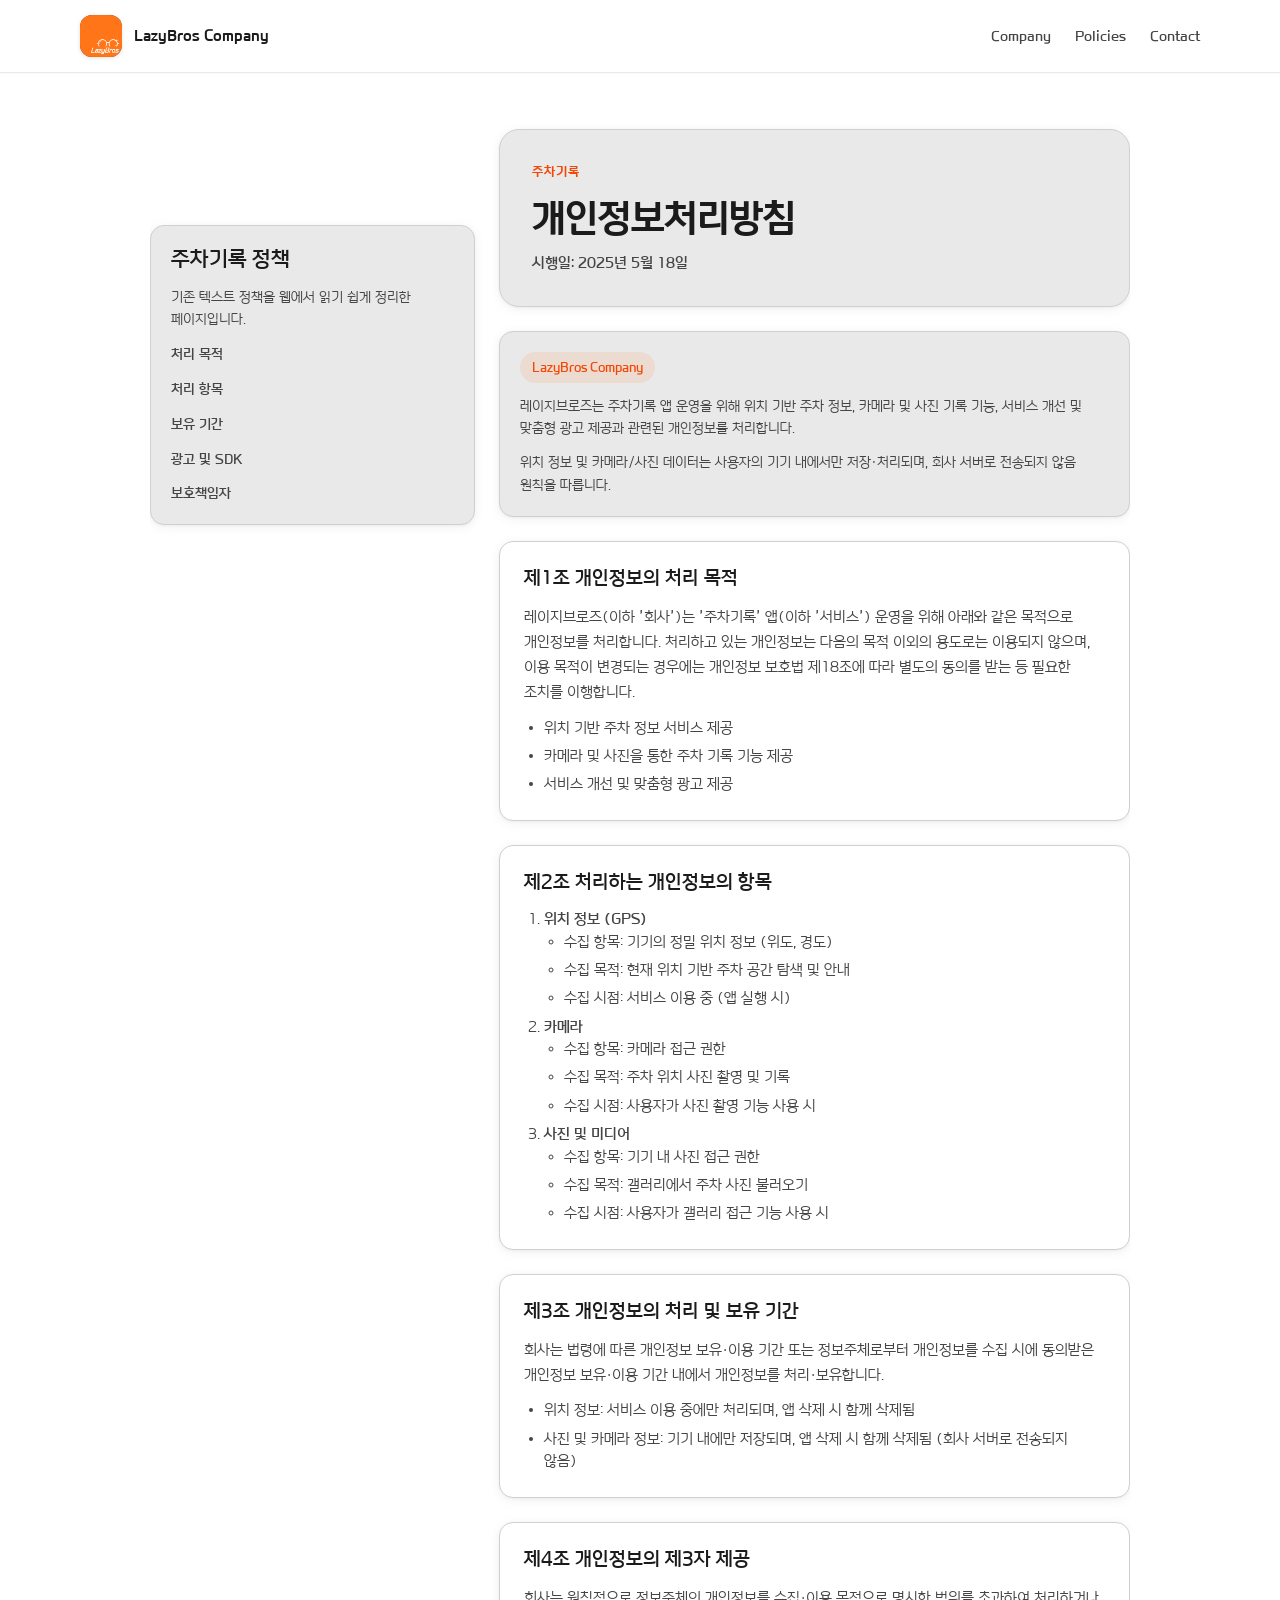
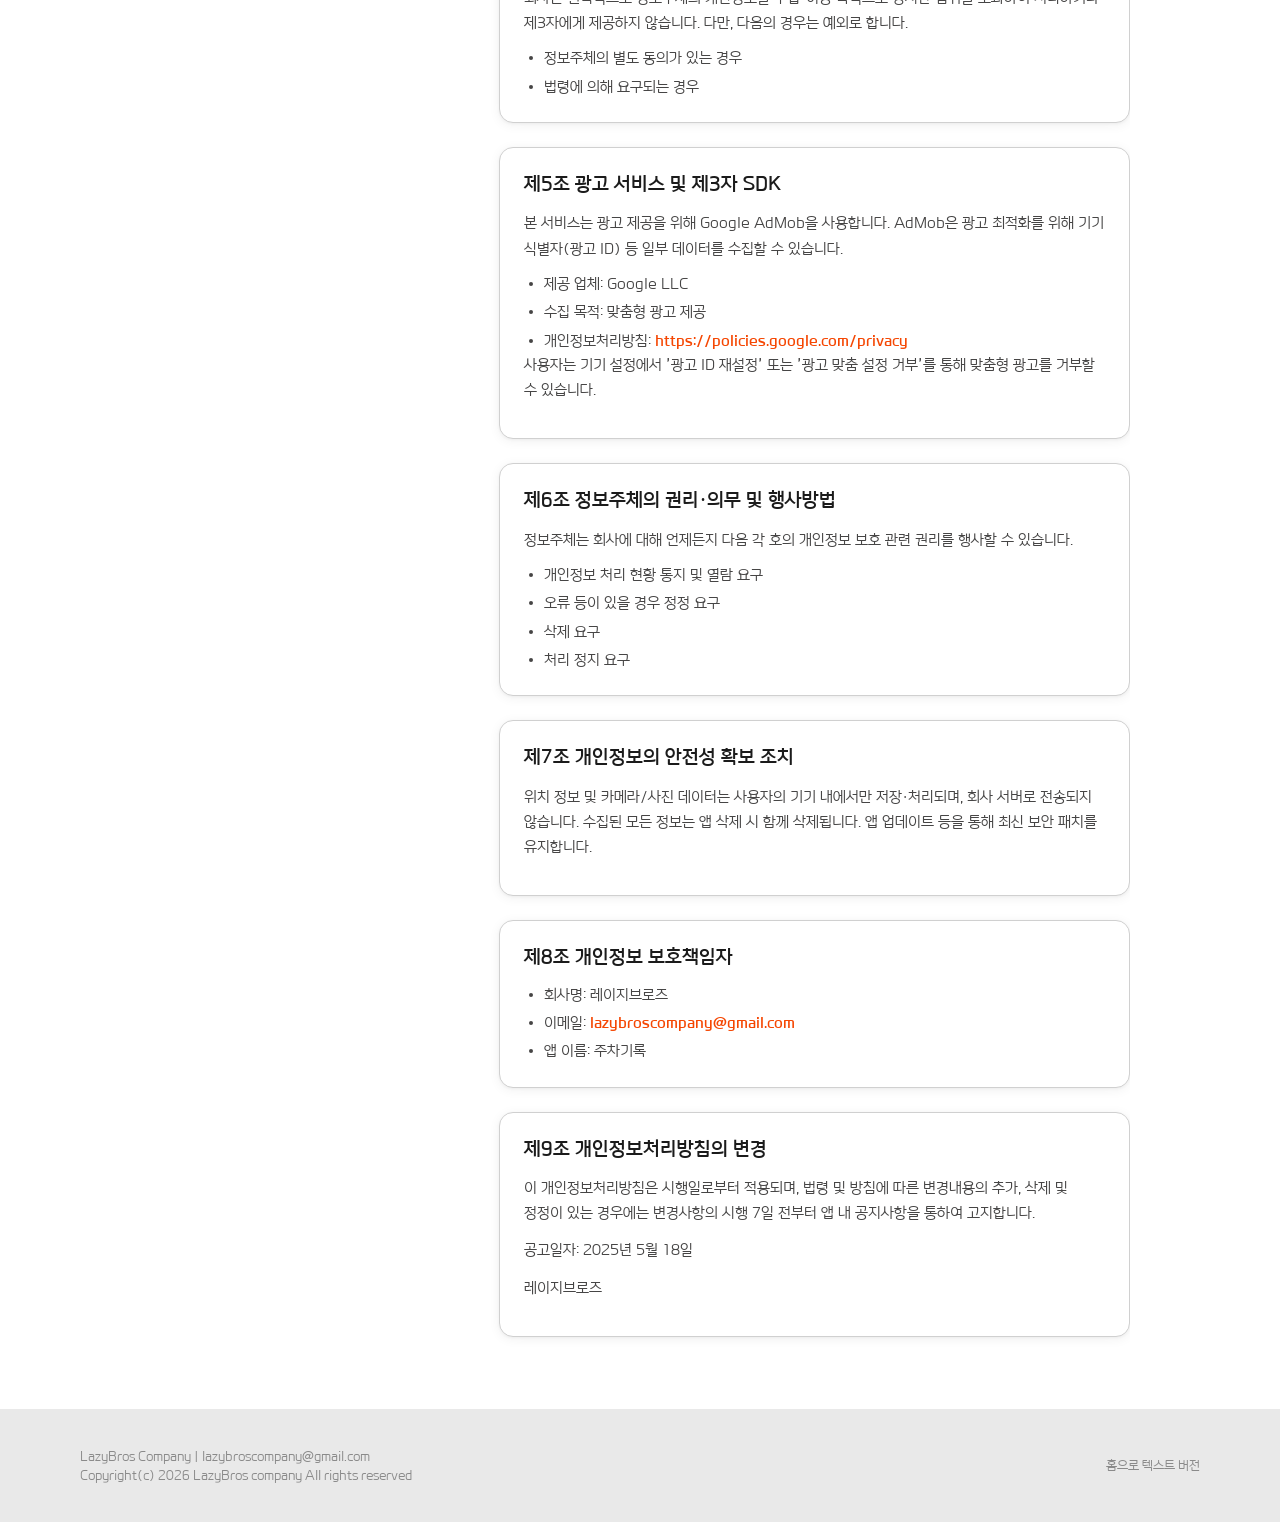
<file: lazyparking/privacy_policy.html>
<!doctype html>
<html lang="ko">
<head>
  <meta charset="utf-8">
  <meta name="viewport" content="width=device-width, initial-scale=1">
  <title>주차기록 개인정보처리방침 | LazyBros Company</title>
  <meta name="description" content="LazyBros Company 주차기록 앱 개인정보처리방침입니다.">
  <meta name="theme-color" content="#ff7518">
  <link rel="icon" type="image/png" sizes="32x32" href="../assets/icons/favicon-32.png?v=004">
  <link rel="apple-touch-icon" sizes="180x180" href="../assets/icons/apple-touch-icon.png?v=004">
  <link rel="manifest" href="../manifest.webmanifest?v=004">
  <link rel="stylesheet" href="../assets/css/styles.css">
</head>
<body>
  <header class="site-header">
    <nav class="site-nav" aria-label="주요 메뉴">
      <a class="brand" href="../index.html" aria-label="LazyBros Company 홈">
        <span class="brand-mark" aria-hidden="true">
          <img src="../assets/icons/lazybros-glasses-logo.png?v=004" alt="">
        </span>
        <span>LazyBros Company</span>
      </a>
      <div class="nav-links">
        <a href="../index.html#company">Company</a>
        <a href="../index.html#policies">Policies</a>
        <a href="../index.html#contact">Contact</a>
      </div>
    </nav>
  </header>

  <main class="legal-page">
    <div class="legal-layout">
      <aside class="legal-nav" aria-labelledby="policy-nav-title">
        <h2 id="policy-nav-title">주차기록 정책</h2>
        <p>기존 텍스트 정책을 웹에서 읽기 쉽게 정리한 페이지입니다.</p>
        <a href="#purpose">처리 목적</a>
        <a href="#items">처리 항목</a>
        <a href="#retention">보유 기간</a>
        <a href="#ads">광고 및 SDK</a>
        <a href="#contact">보호책임자</a>
      </aside>

      <article class="legal-document">
        <header class="legal-hero">
          <p class="eyebrow">주차기록</p>
          <h1>개인정보처리방침</h1>
          <p class="legal-date">시행일: 2025년 5월 18일</p>
        </header>

        <section class="legal-summary" aria-label="정책 요약">
          <span class="legal-chip">LazyBros Company</span>
          <p>
            레이지브로즈는 주차기록 앱 운영을 위해 위치 기반 주차 정보, 카메라 및 사진 기록 기능,
            서비스 개선 및 맞춤형 광고 제공과 관련된 개인정보를 처리합니다.
          </p>
          <p>
            위치 정보 및 카메라/사진 데이터는 사용자의 기기 내에서만 저장·처리되며,
            회사 서버로 전송되지 않음 원칙을 따릅니다.
          </p>
        </section>

        <section class="legal-section" id="purpose">
          <h2>제1조 개인정보의 처리 목적</h2>
          <p>
            레이지브로즈(이하 '회사')는 '주차기록' 앱(이하 '서비스') 운영을 위해 아래와 같은 목적으로 개인정보를 처리합니다.
            처리하고 있는 개인정보는 다음의 목적 이외의 용도로는 이용되지 않으며, 이용 목적이 변경되는 경우에는
            개인정보 보호법 제18조에 따라 별도의 동의를 받는 등 필요한 조치를 이행합니다.
          </p>
          <ul>
            <li>위치 기반 주차 정보 서비스 제공</li>
            <li>카메라 및 사진을 통한 주차 기록 기능 제공</li>
            <li>서비스 개선 및 맞춤형 광고 제공</li>
          </ul>
        </section>

        <section class="legal-section" id="items">
          <h2>제2조 처리하는 개인정보의 항목</h2>
          <ol>
            <li>
              <strong>위치 정보 (GPS)</strong>
              <ul>
                <li>수집 항목: 기기의 정밀 위치 정보 (위도, 경도)</li>
                <li>수집 목적: 현재 위치 기반 주차 공간 탐색 및 안내</li>
                <li>수집 시점: 서비스 이용 중 (앱 실행 시)</li>
              </ul>
            </li>
            <li>
              <strong>카메라</strong>
              <ul>
                <li>수집 항목: 카메라 접근 권한</li>
                <li>수집 목적: 주차 위치 사진 촬영 및 기록</li>
                <li>수집 시점: 사용자가 사진 촬영 기능 사용 시</li>
              </ul>
            </li>
            <li>
              <strong>사진 및 미디어</strong>
              <ul>
                <li>수집 항목: 기기 내 사진 접근 권한</li>
                <li>수집 목적: 갤러리에서 주차 사진 불러오기</li>
                <li>수집 시점: 사용자가 갤러리 접근 기능 사용 시</li>
              </ul>
            </li>
          </ol>
        </section>

        <section class="legal-section" id="retention">
          <h2>제3조 개인정보의 처리 및 보유 기간</h2>
          <p>
            회사는 법령에 따른 개인정보 보유·이용 기간 또는 정보주체로부터 개인정보를 수집 시에 동의받은
            개인정보 보유·이용 기간 내에서 개인정보를 처리·보유합니다.
          </p>
          <ul>
            <li>위치 정보: 서비스 이용 중에만 처리되며, 앱 삭제 시 함께 삭제됨</li>
            <li>사진 및 카메라 정보: 기기 내에만 저장되며, 앱 삭제 시 함께 삭제됨 (회사 서버로 전송되지 않음)</li>
          </ul>
        </section>

        <section class="legal-section">
          <h2>제4조 개인정보의 제3자 제공</h2>
          <p>
            회사는 원칙적으로 정보주체의 개인정보를 수집·이용 목적으로 명시한 범위를 초과하여 처리하거나
            제3자에게 제공하지 않습니다. 다만, 다음의 경우는 예외로 합니다.
          </p>
          <ul>
            <li>정보주체의 별도 동의가 있는 경우</li>
            <li>법령에 의해 요구되는 경우</li>
          </ul>
        </section>

        <section class="legal-section" id="ads">
          <h2>제5조 광고 서비스 및 제3자 SDK</h2>
          <p>
            본 서비스는 광고 제공을 위해 Google AdMob을 사용합니다. AdMob은 광고 최적화를 위해
            기기 식별자(광고 ID) 등 일부 데이터를 수집할 수 있습니다.
          </p>
          <ul>
            <li>제공 업체: Google LLC</li>
            <li>수집 목적: 맞춤형 광고 제공</li>
            <li>개인정보처리방침: <a href="https://policies.google.com/privacy" rel="noopener">https://policies.google.com/privacy</a></li>
          </ul>
          <p>
            사용자는 기기 설정에서 '광고 ID 재설정' 또는 '광고 맞춤 설정 거부'를 통해 맞춤형 광고를 거부할 수 있습니다.
          </p>
        </section>

        <section class="legal-section">
          <h2>제6조 정보주체의 권리·의무 및 행사방법</h2>
          <p>정보주체는 회사에 대해 언제든지 다음 각 호의 개인정보 보호 관련 권리를 행사할 수 있습니다.</p>
          <ul>
            <li>개인정보 처리 현황 통지 및 열람 요구</li>
            <li>오류 등이 있을 경우 정정 요구</li>
            <li>삭제 요구</li>
            <li>처리 정지 요구</li>
          </ul>
        </section>

        <section class="legal-section">
          <h2>제7조 개인정보의 안전성 확보 조치</h2>
          <p>
            위치 정보 및 카메라/사진 데이터는 사용자의 기기 내에서만 저장·처리되며,
            회사 서버로 전송되지 않습니다. 수집된 모든 정보는 앱 삭제 시 함께 삭제됩니다.
            앱 업데이트 등을 통해 최신 보안 패치를 유지합니다.
          </p>
        </section>

        <section class="legal-section" id="contact">
          <h2>제8조 개인정보 보호책임자</h2>
          <ul>
            <li>회사명: 레이지브로즈</li>
            <li>이메일: <a href="mailto:lazybroscompany@gmail.com">lazybroscompany@gmail.com</a></li>
            <li>앱 이름: 주차기록</li>
          </ul>
        </section>

        <section class="legal-section">
          <h2>제9조 개인정보처리방침의 변경</h2>
          <p>
            이 개인정보처리방침은 시행일로부터 적용되며, 법령 및 방침에 따른 변경내용의 추가, 삭제 및 정정이 있는 경우에는
            변경사항의 시행 7일 전부터 앱 내 공지사항을 통하여 고지합니다.
          </p>
          <p>공고일자: 2025년 5월 18일</p>
          <p>레이지브로즈</p>
        </section>
      </article>
    </div>
  </main>

  <footer class="site-footer">
    <div class="footer-inner">
      <div>
        <div>LazyBros Company | lazybroscompany@gmail.com</div>
        <div>Copyright(c) 2026 LazyBros company All rights reserved</div>
      </div>
      <div class="footer-links" aria-label="관련 링크">
        <a href="../index.html">홈으로</a>
        <a href="privacy_policy.txt">텍스트 버전</a>
      </div>
    </div>
  </footer>
</body>
</html>
</file>
<file: assets/css/styles.css>
@font-face {
  font-family: "Paybooc";
  src: url("../fonts/paybooc-Light.ttf") format("truetype");
  font-weight: 300;
  font-style: normal;
  font-display: swap;
}

@font-face {
  font-family: "Paybooc";
  src: url("../fonts/paybooc-Medium.ttf") format("truetype");
  font-weight: 400;
  font-style: normal;
  font-display: swap;
}

@font-face {
  font-family: "Paybooc";
  src: url("../fonts/paybooc-Medium.ttf") format("truetype");
  font-weight: 500;
  font-style: normal;
  font-display: swap;
}

@font-face {
  font-family: "Paybooc";
  src: url("../fonts/paybooc-Bold.ttf") format("truetype");
  font-weight: 700;
  font-style: normal;
  font-display: swap;
}

@font-face {
  font-family: "Paybooc";
  src: url("../fonts/paybooc-ExtraBold.ttf") format("truetype");
  font-weight: 800;
  font-style: normal;
  font-display: swap;
}

:root {
  --lb-bg: #ffffff;
  --lb-card: #e9e9e9;
  --lb-card-hover: #d9d9d9;
  --lb-card-active: #cfcfcf;
  --lb-border: #e9e9e9;
  --lb-border-hover: #d0d0d0;
  --lb-divider: #e9e9e9;
  --lb-text: #1b1b1b;
  --lb-text-sub: #464545;
  --lb-text-muted: #8a8a8a;
  --lb-text-dim: #c0c0c0;
  --lb-orange: #ff7518;
  --lb-orange-dim: #f54703;
  --lb-orange-soft: rgba(255,117,24,0.12);
  --lb-success: #4d8b31;
  --lb-shadow: 0 2px 12px rgba(0,0,0,0.06), 0 1px 3px rgba(0,0,0,0.04);
  --lb-shadow-hover: 0 8px 24px rgba(0,0,0,0.10), 0 2px 6px rgba(0,0,0,0.06);
  --lb-radius: 14px;
  --lb-radius-sm: 10px;
  --lb-radius-lg: 20px;
  --lb-header-height: 72px;
  color-scheme: light;
}

* {
  box-sizing: border-box;
}

html {
  scroll-behavior: smooth;
  scroll-padding-top: calc(var(--lb-header-height) + 24px);
  overflow-x: hidden;
}

body {
  margin: 0;
  background: var(--lb-bg);
  color: var(--lb-text);
  font-family: "Paybooc", -apple-system, BlinkMacSystemFont, "Helvetica Neue", sans-serif;
  font-size: 14px;
  line-height: 1.6;
  -webkit-font-smoothing: antialiased;
  -moz-osx-font-smoothing: grayscale;
  text-rendering: optimizeLegibility;
  overflow-x: hidden;
}

body::selection {
  background: var(--lb-orange-soft);
}

a {
  color: inherit;
  text-decoration: none;
}

p,
li,
h1,
h2,
h3,
strong,
a,
span {
  min-width: 0;
  overflow-wrap: anywhere;
  word-break: keep-all;
}

img,
svg {
  display: block;
  max-width: 100%;
}

[id] {
  scroll-margin-top: calc(var(--lb-header-height) + 24px);
}

button,
a {
  -webkit-tap-highlight-color: transparent;
}

a:focus-visible,
button:focus-visible {
  outline: 2px solid var(--lb-orange);
  outline-offset: 3px;
  border-radius: 8px;
}

.site-header {
  position: sticky;
  top: 0;
  z-index: 100;
  background: rgba(255,255,255,0.96);
  border-bottom: 1px solid var(--lb-divider);
  box-shadow: 0 1px 0 rgba(0,0,0,0.02);
  backdrop-filter: blur(18px);
}

.site-nav {
  min-height: 72px;
  width: calc(100% - 48px);
  max-width: 1120px;
  margin: 0 auto;
  display: flex;
  align-items: center;
  justify-content: space-between;
  gap: 24px;
}

.brand {
  display: inline-flex;
  align-items: center;
  gap: 12px;
  color: var(--lb-text);
  font-weight: 800;
  line-height: 1;
  min-width: 0;
}

.brand-mark {
  width: 42px;
  height: 42px;
  border-radius: 12px;
  background: #444444;
  display: block;
  flex: 0 0 auto;
  overflow: hidden;
  box-shadow: 0 1px 4px rgba(0,0,0,0.12);
}

.brand-mark img {
  width: 100%;
  height: 100%;
  object-fit: cover;
}

.nav-links {
  display: flex;
  align-items: center;
  gap: 24px;
  color: var(--lb-text-sub);
  font-size: 13px;
  font-weight: 700;
}

.nav-links a {
  transition: color 0.2s ease;
}

.nav-links a:hover {
  color: var(--lb-orange-dim);
}

main {
  overflow: hidden;
}

.hero {
  width: calc(100% - 48px);
  max-width: 1120px;
  margin: 0 auto;
  min-height: 642px;
  display: grid;
  grid-template-columns: minmax(0, 1.04fr) minmax(320px, 0.96fr);
  gap: 40px;
  align-items: center;
  padding: 56px 0 48px;
}

.eyebrow {
  margin: 0 0 16px;
  color: var(--lb-orange-dim);
  font-size: 12px;
  font-weight: 800;
  letter-spacing: 0.08em;
  text-transform: uppercase;
}

.hero h1,
.section-title,
.legal-document h1 {
  margin: 0;
  color: var(--lb-text);
  font-weight: 800;
  letter-spacing: 0;
}

.hero h1 {
  max-width: 680px;
  font-size: clamp(32px, 4.4vw, 46px);
  line-height: 1.14;
}

.hero-text {
  max-width: 610px;
  margin: 20px 0 0;
  color: var(--lb-text-sub);
  font-size: 15px;
  line-height: 1.8;
}

.hero-actions {
  display: flex;
  flex-wrap: wrap;
  gap: 12px;
  margin-top: 32px;
}

.button {
  min-height: 48px;
  border-radius: var(--lb-radius);
  display: inline-flex;
  align-items: center;
  justify-content: center;
  gap: 8px;
  padding: 13px 20px;
  font-size: 14px;
  font-weight: 700;
  border: 1px solid var(--lb-border-hover);
  transition: background 0.2s ease, border-color 0.2s ease, color 0.2s ease, transform 0.2s ease;
}

.button:hover {
  transform: translateY(-1px);
}

.button.primary {
  background: var(--lb-orange);
  border-color: var(--lb-orange);
  color: #ffffff;
}

.button.primary:hover {
  background: var(--lb-orange-dim);
  border-color: var(--lb-orange-dim);
}

.button.secondary {
  background: var(--lb-card);
  color: var(--lb-text);
}

.button.secondary:hover {
  background: var(--lb-card-hover);
}

.hero-panel {
  border: 1px solid var(--lb-border-hover);
  border-radius: var(--lb-radius-lg);
  padding: 24px;
  background: var(--lb-card);
  box-shadow: var(--lb-shadow);
  min-width: 0;
}

.panel-top {
  display: flex;
  align-items: center;
  justify-content: space-between;
  gap: 16px;
  margin-bottom: 24px;
}

.status-pill,
.app-status,
.legal-chip {
  display: inline-flex;
  align-items: center;
  width: fit-content;
  border-radius: 9999px;
  padding: 6px 12px;
  background: var(--lb-orange-soft);
  color: var(--lb-orange-dim);
  font-size: 12px;
  font-weight: 700;
}

.status-pill {
  gap: 8px;
  margin: 0;
}

.status-pill span {
  width: 8px;
  height: 8px;
  border-radius: 9999px;
  background: var(--lb-orange);
}

.updated {
  color: var(--lb-text-muted);
  font-size: 12px;
}

.app-preview {
  display: grid;
  gap: 16px;
  min-width: 0;
}

.card-title-row {
  display: flex;
  align-items: center;
  justify-content: space-between;
  gap: 16px;
}

.app-preview h2,
.policy-feature h3,
.legal-nav h2 {
  margin: 0;
  font-size: 20px;
  line-height: 1.3;
  letter-spacing: 0;
}

.app-preview p {
  margin: 0;
  color: var(--lb-text-sub);
}

.feature-list {
  display: grid;
  gap: 8px;
  padding: 0;
  margin: 0;
  list-style: none;
}

.feature-list li {
  min-height: 40px;
  border-radius: var(--lb-radius-sm);
  background: var(--lb-bg);
  border: 1px solid var(--lb-border-hover);
  color: var(--lb-text-sub);
  padding: 10px 12px;
  font-size: 12px;
}

.section {
  width: calc(100% - 48px);
  max-width: 1120px;
  margin: 0 auto;
  padding: 56px 0;
  border-top: 1px solid var(--lb-divider);
}

.section-head {
  display: flex;
  align-items: flex-end;
  justify-content: space-between;
  gap: 32px;
  margin-bottom: 24px;
}

.section-title {
  font-size: 26px;
  line-height: 1.22;
}

.section-copy {
  max-width: 520px;
  margin: 0;
  color: var(--lb-text-muted);
  font-size: 13px;
  line-height: 1.7;
}

.info-grid {
  display: grid;
  grid-template-columns: repeat(3, minmax(0, 1fr));
  gap: 16px;
  min-width: 0;
}

.info-card,
.contact-card,
.legal-summary,
.legal-nav {
  border-radius: var(--lb-radius);
  background: var(--lb-card);
  border: 1px solid var(--lb-border-hover);
  box-shadow: var(--lb-shadow);
}

.info-card {
  min-height: 160px;
  padding: 20px;
  min-width: 0;
}

.info-card strong,
.contact-card strong {
  display: block;
  color: var(--lb-text);
  font-size: 15px;
  line-height: 1.4;
}

.info-card p,
.contact-card p {
  margin: 10px 0 0;
  color: var(--lb-text-sub);
  font-size: 13px;
  line-height: 1.7;
}

.policy-overview {
  display: grid;
  grid-template-columns: minmax(260px, 0.9fr) minmax(0, 1.1fr);
  gap: 16px;
  align-items: start;
  min-width: 0;
}

.policy-feature {
  min-height: 356px;
  border-radius: var(--lb-radius);
  background: var(--lb-orange);
  color: #ffffff;
  padding: 24px;
  display: grid;
  align-content: space-between;
  gap: 28px;
  min-width: 0;
}

.policy-feature-main {
  display: grid;
  gap: 0;
  min-width: 0;
}

.policy-feature-logo {
  width: 70px;
  height: 70px;
  margin: 0 0 16px;
  border-radius: 18px;
  background: rgba(255,255,255,0.7);
  overflow: hidden;
  box-shadow: 0 2px 9px rgba(0,0,0,0.12);
}

.policy-feature-logo img {
  width: 100%;
  height: 100%;
  object-fit: cover;
}

.featured-app-name {
  display: block;
  margin: 0 0 10px;
  color: rgba(255,255,255,0.9);
  font-size: 13px;
  line-height: 1.3;
}

.policy-feature p {
  margin: 10px 0 0;
  color: rgba(255,255,255,0.92);
  line-height: 1.7;
}

.policy-feature .status-pill {
  background: rgba(255,255,255,0.18);
  color: #ffffff;
  margin: 0 0 18px;
}

.policy-feature .status-pill span {
  background: #ffffff;
}

.policy-feature-actions {
  display: flex;
  flex-wrap: wrap;
  gap: 8px;
}

.policy-feature .button {
  background: #ffffff;
  border-color: #ffffff;
  color: var(--lb-text);
  width: fit-content;
}

.policy-feature .button.ghost {
  background: rgba(255,255,255,0.14);
  border-color: rgba(255,255,255,0.5);
  color: #ffffff;
}

.policy-feature .button:hover {
  background: var(--lb-card);
  border-color: var(--lb-card);
}

.policy-feature .button.ghost:hover {
  background: rgba(255,255,255,0.24);
  border-color: rgba(255,255,255,0.72);
  color: #ffffff;
}

.policy-directory {
  border-radius: var(--lb-radius);
  background: var(--lb-card);
  border: 1px solid var(--lb-border-hover);
  box-shadow: var(--lb-shadow);
  padding: 18px;
  display: grid;
  gap: 14px;
  min-width: 0;
}

.policy-directory-head {
  display: grid;
  gap: 12px;
  min-width: 0;
}

.policy-directory h3 {
  margin: 8px 0 0;
  color: var(--lb-text);
  font-size: 20px;
  line-height: 1.3;
}

.policy-stats {
  display: flex;
  flex-wrap: wrap;
  gap: 8px;
  min-width: 0;
}

.policy-stats span {
  min-height: 34px;
  border-radius: 999px;
  background: #ffffff;
  color: var(--lb-text-sub);
  display: inline-flex;
  align-items: center;
  gap: 5px;
  padding: 7px 11px;
  font-size: 12px;
  font-weight: 700;
  min-width: 0;
}

.policy-stats strong {
  color: var(--lb-text);
}

.policy-toolbar {
  display: grid;
  gap: 10px;
  min-width: 0;
}

.policy-search {
  min-height: 44px;
  border: 1px solid var(--lb-border-hover);
  border-radius: var(--lb-radius-sm);
  background: #ffffff;
  color: var(--lb-text);
  padding: 0 14px;
  min-width: 0;
  width: 100%;
}

.policy-search::placeholder {
  color: var(--lb-text-muted);
}

.policy-filter-group {
  display: flex;
  flex-wrap: wrap;
  gap: 8px;
  min-width: 0;
}

.policy-filter {
  min-height: 34px;
  border: 0;
  border-radius: 999px;
  background: #ffffff;
  color: var(--lb-text-sub);
  padding: 7px 12px;
  font-size: 12px;
  font-weight: 800;
  cursor: pointer;
}

.policy-filter.is-active {
  background: var(--lb-orange-soft);
  color: var(--lb-orange-dim);
}

.policy-app-list {
  display: grid;
  gap: 8px;
  min-width: 0;
}

.policy-app-row {
  min-height: 96px;
  border: 1px solid var(--lb-border-hover);
  border-radius: var(--lb-radius-sm);
  background: #ffffff;
  padding: 14px;
  display: grid;
  grid-template-columns: minmax(0, 1fr) auto;
  align-items: center;
  gap: 14px;
  min-width: 0;
}

.policy-app-main {
  display: grid;
  gap: 5px;
  min-width: 0;
}

.policy-app-title-row {
  display: flex;
  align-items: center;
  flex-wrap: wrap;
  gap: 7px;
  min-width: 0;
}

.policy-app-title-row strong {
  color: var(--lb-text);
  font-size: 15px;
  line-height: 1.4;
}

.policy-app-status,
.policy-app-category {
  border-radius: 999px;
  padding: 3px 8px;
  font-size: 11px;
  font-weight: 800;
}

.policy-app-status {
  background: var(--lb-orange-soft);
  color: var(--lb-orange-dim);
}

.policy-app-category {
  background: var(--lb-card);
  color: var(--lb-text-sub);
}

.policy-app-row p {
  margin: 0;
  color: var(--lb-text-sub);
  font-size: 13px;
  line-height: 1.6;
}

.policy-app-date {
  color: var(--lb-text-muted);
  font-size: 12px;
}

.policy-actions {
  display: flex;
  flex-wrap: wrap;
  justify-content: flex-end;
  gap: 8px;
}

.policy-actions a {
  min-height: 34px;
  border-radius: 10px;
  background: var(--lb-card);
  color: var(--lb-text);
  display: inline-flex;
  align-items: center;
  justify-content: center;
  padding: 7px 10px;
  font-size: 12px;
  font-weight: 800;
  white-space: nowrap;
}

.policy-actions a.primary {
  background: var(--lb-orange);
  color: #ffffff;
}

.policy-empty {
  margin: 0;
  border: 1px dashed var(--lb-border-hover);
  border-radius: var(--lb-radius-sm);
  color: var(--lb-text-sub);
  padding: 16px;
  text-align: center;
  font-weight: 700;
}

.contact-card {
  padding: 24px;
  display: flex;
  align-items: center;
  justify-content: space-between;
  gap: 24px;
}

.contact-copy {
  width: fit-content;
  max-width: 100%;
}

.contact-title-row {
  display: flex;
  align-items: baseline;
  justify-content: space-between;
  gap: 48px;
  flex-wrap: wrap;
  width: 100%;
  min-width: 0;
}

.contact-tagline {
  color: var(--lb-orange-dim);
  font-size: 13px;
  font-weight: 700;
  line-height: 1.4;
}

.site-footer {
  border-top: 1px solid var(--lb-divider);
  background: var(--lb-card);
}

.footer-inner {
  width: calc(100% - 48px);
  max-width: 1120px;
  margin: 0 auto;
  min-height: 112px;
  padding: 24px 0;
  display: flex;
  align-items: center;
  justify-content: space-between;
  gap: 24px;
  color: var(--lb-text-muted);
  font-size: 12px;
}

.legal-page {
  width: calc(100% - 48px);
  max-width: 980px;
  margin: 0 auto;
  padding: 56px 0 72px;
  min-width: 0;
}

.legal-layout {
  display: grid;
  grid-template-columns: minmax(220px, 0.34fr) minmax(0, 0.66fr);
  gap: 24px;
  align-items: start;
  min-width: 0;
}

.legal-summary,
.legal-nav {
  padding: 20px;
  min-width: 0;
}

.legal-summary {
  display: grid;
  gap: 12px;
}

.legal-summary p,
.legal-nav p {
  margin: 0;
  color: var(--lb-text-sub);
  font-size: 13px;
  line-height: 1.7;
}

.legal-nav {
  position: sticky;
  top: 96px;
  display: grid;
  gap: 14px;
}

.legal-nav a {
  color: var(--lb-text-sub);
  font-size: 13px;
  font-weight: 700;
}

.legal-nav a:hover {
  color: var(--lb-orange-dim);
}

.legal-document {
  display: grid;
  gap: 24px;
  min-width: 0;
}

.legal-hero {
  border-radius: var(--lb-radius-lg);
  border: 1px solid var(--lb-border-hover);
  background: var(--lb-card);
  box-shadow: var(--lb-shadow);
  padding: 32px;
  min-width: 0;
}

.legal-document h1 {
  font-size: clamp(28px, 6vw, 36px);
  line-height: 1.18;
}

.legal-date {
  margin: 12px 0 0;
  color: var(--lb-text-sub);
  font-weight: 700;
}

.legal-section {
  border-radius: var(--lb-radius);
  border: 1px solid var(--lb-border-hover);
  background: var(--lb-bg);
  padding: 24px;
  box-shadow: var(--lb-shadow);
  min-width: 0;
}

.legal-section h2 {
  margin: 0 0 14px;
  font-size: 18px;
  line-height: 1.35;
  letter-spacing: 0;
}

.legal-section p {
  margin: 0 0 12px;
  color: var(--lb-text-sub);
  line-height: 1.8;
}

.legal-section ul,
.legal-section ol {
  margin: 0;
  padding-left: 20px;
  color: var(--lb-text-sub);
}

.legal-section li + li {
  margin-top: 6px;
}

.legal-section a {
  color: var(--lb-orange-dim);
  font-weight: 700;
}

@media (max-width: 900px) {
  .hero,
  .policy-overview,
  .legal-layout {
    grid-template-columns: 1fr;
  }

  .hero {
    min-height: auto;
  }

  .legal-nav {
    position: static;
  }
}

@media (max-width: 760px) {
  .site-nav,
  .hero,
  .section,
  .footer-inner,
  .legal-page {
    width: calc(100% - 32px);
  }

  .site-nav {
    min-height: 64px;
  }

  .nav-links {
    display: none;
  }

  .hero {
    padding: 40px 0;
    gap: 24px;
  }

  .hero h1 {
    font-size: clamp(30px, 8vw, 34px);
  }

  .hero-text {
    font-size: 14px;
  }

  .hero-panel,
  .legal-hero {
    padding: 20px;
  }

  .section {
    padding: 40px 0;
  }

  .section-head,
  .contact-card,
  .footer-inner {
    align-items: flex-start;
    flex-direction: column;
  }

  .contact-copy {
    width: 100%;
  }

  .contact-title-row {
    justify-content: flex-start;
    gap: 8px 16px;
  }

  .section-title {
    font-size: 22px;
  }

  .info-grid,
  .policy-overview {
    grid-template-columns: 1fr;
  }

  .button {
    width: 100%;
  }

  .policy-feature .button {
    width: 100%;
  }

  .policy-app-row {
    grid-template-columns: 1fr;
    align-items: stretch;
  }

  .policy-actions {
    justify-content: stretch;
  }

  .policy-actions a {
    flex: 1 1 120px;
  }

  .legal-document h1 {
    font-size: clamp(26px, 8vw, 30px);
  }
}
</file>
